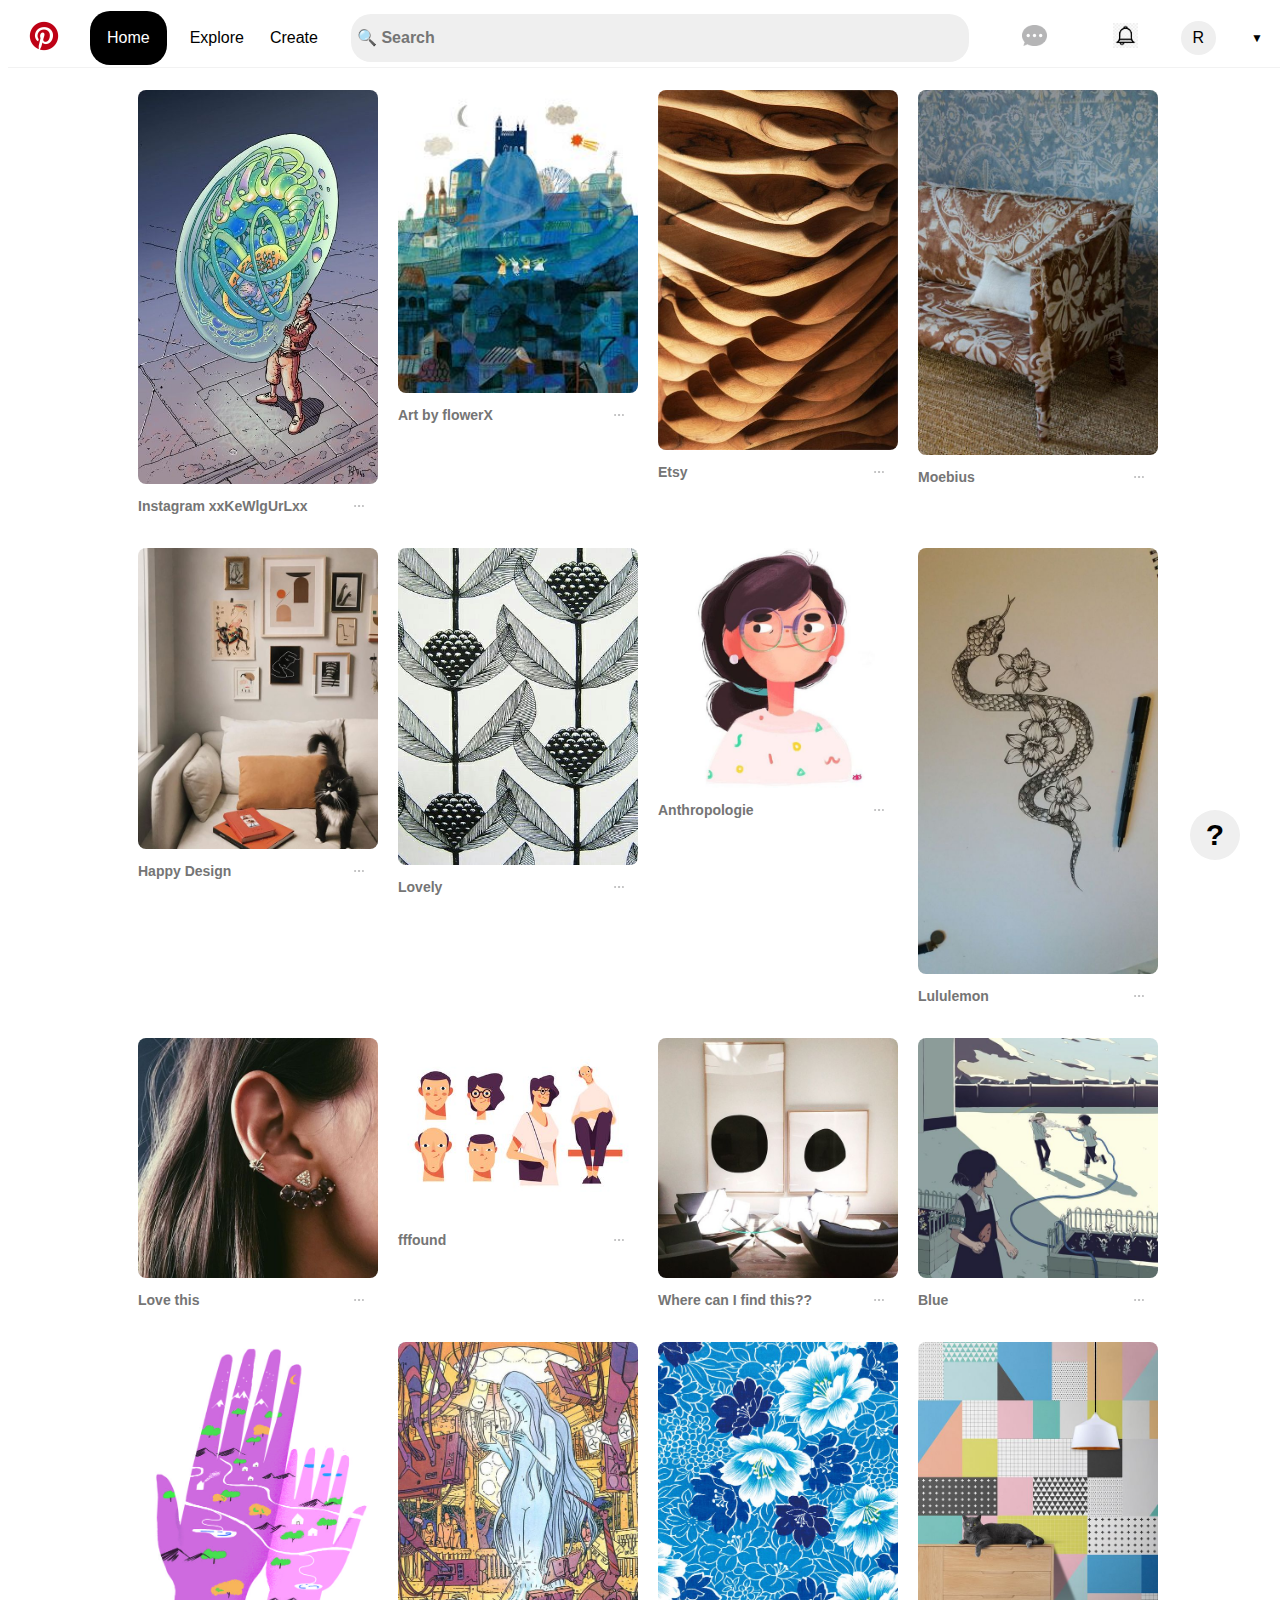
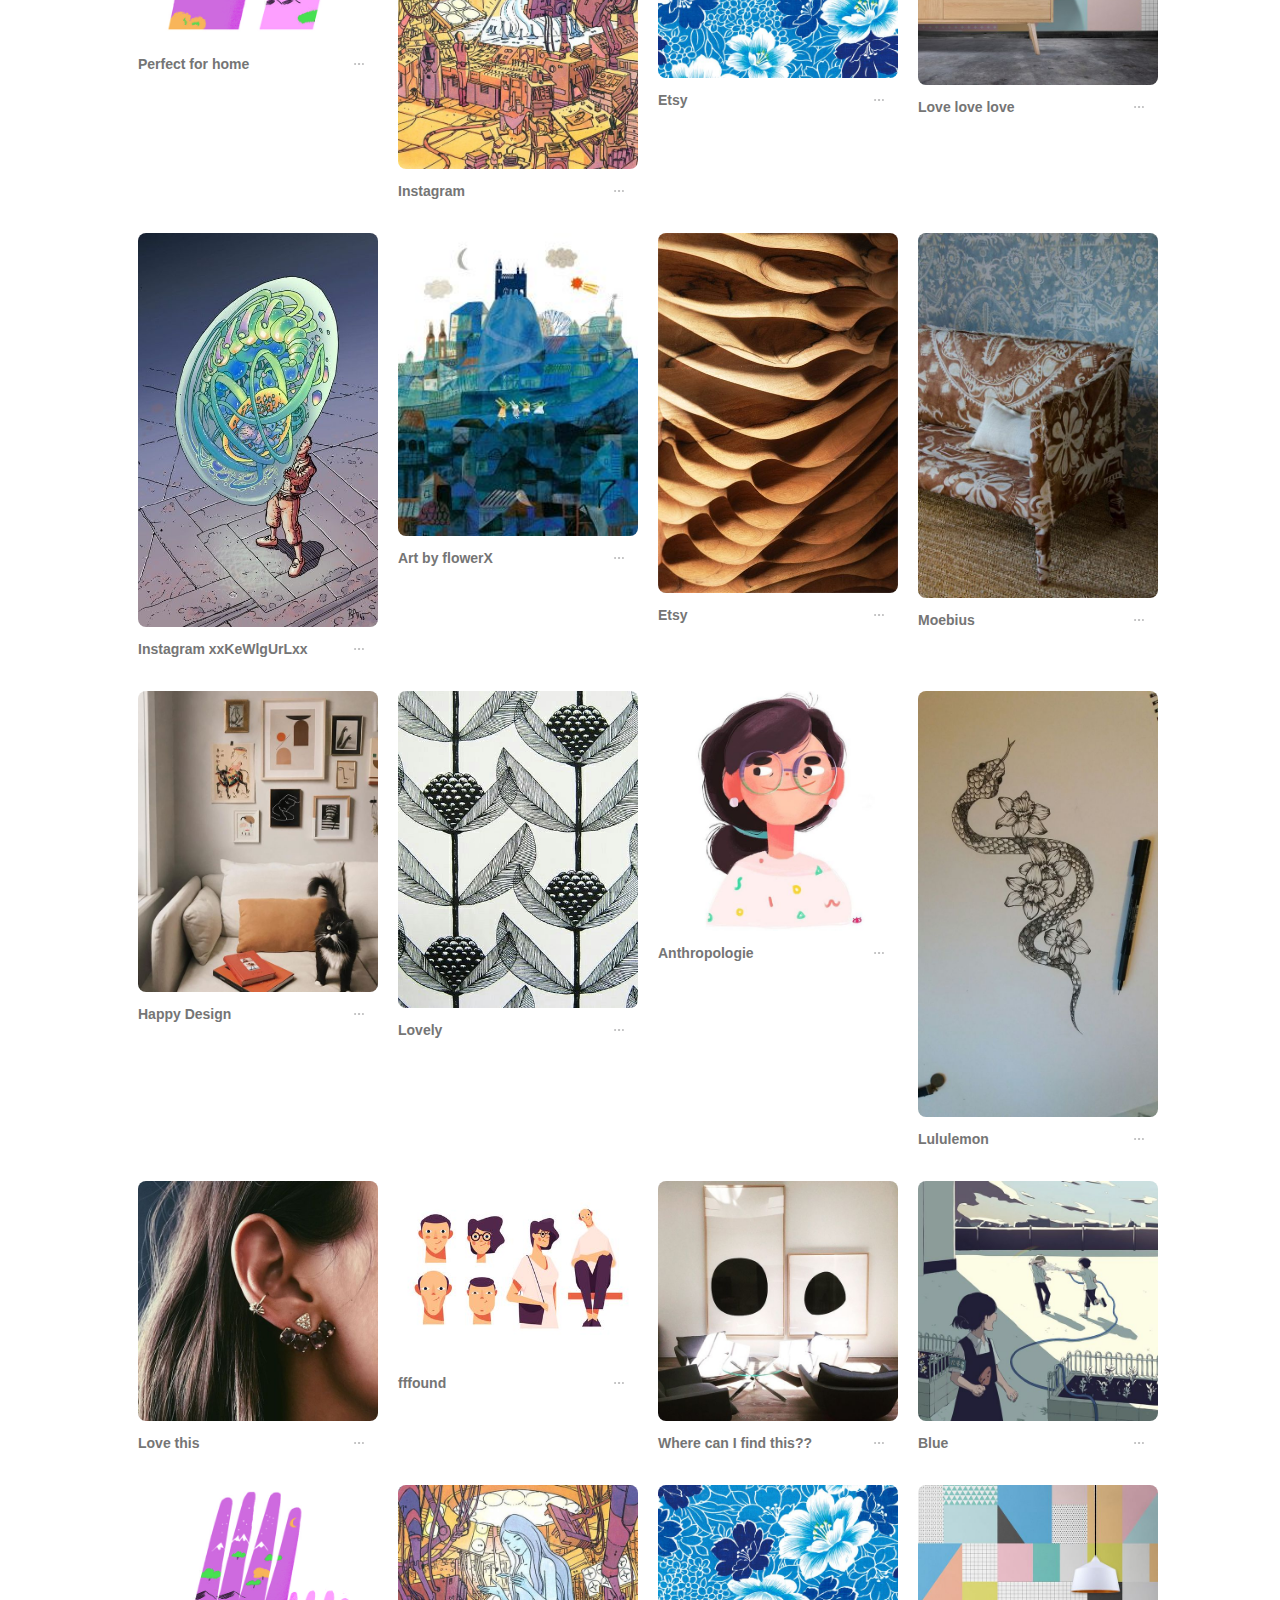
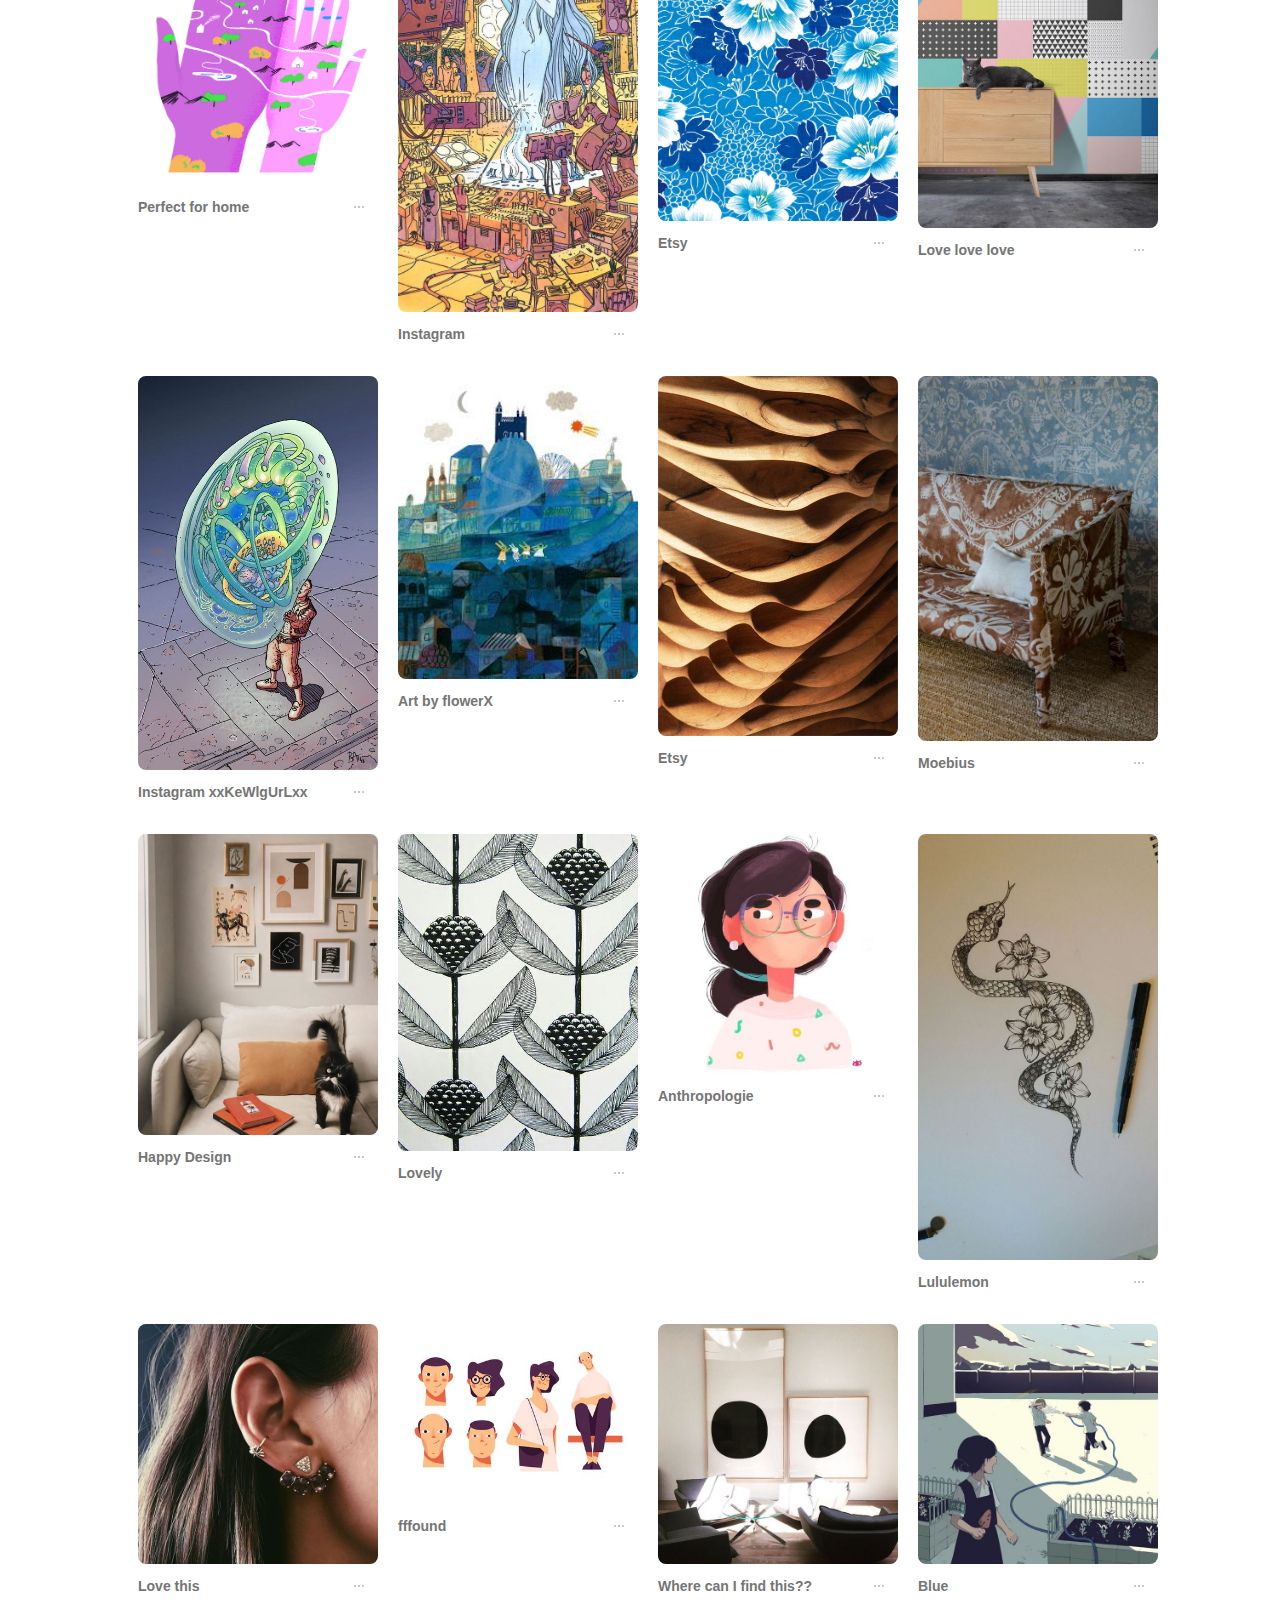
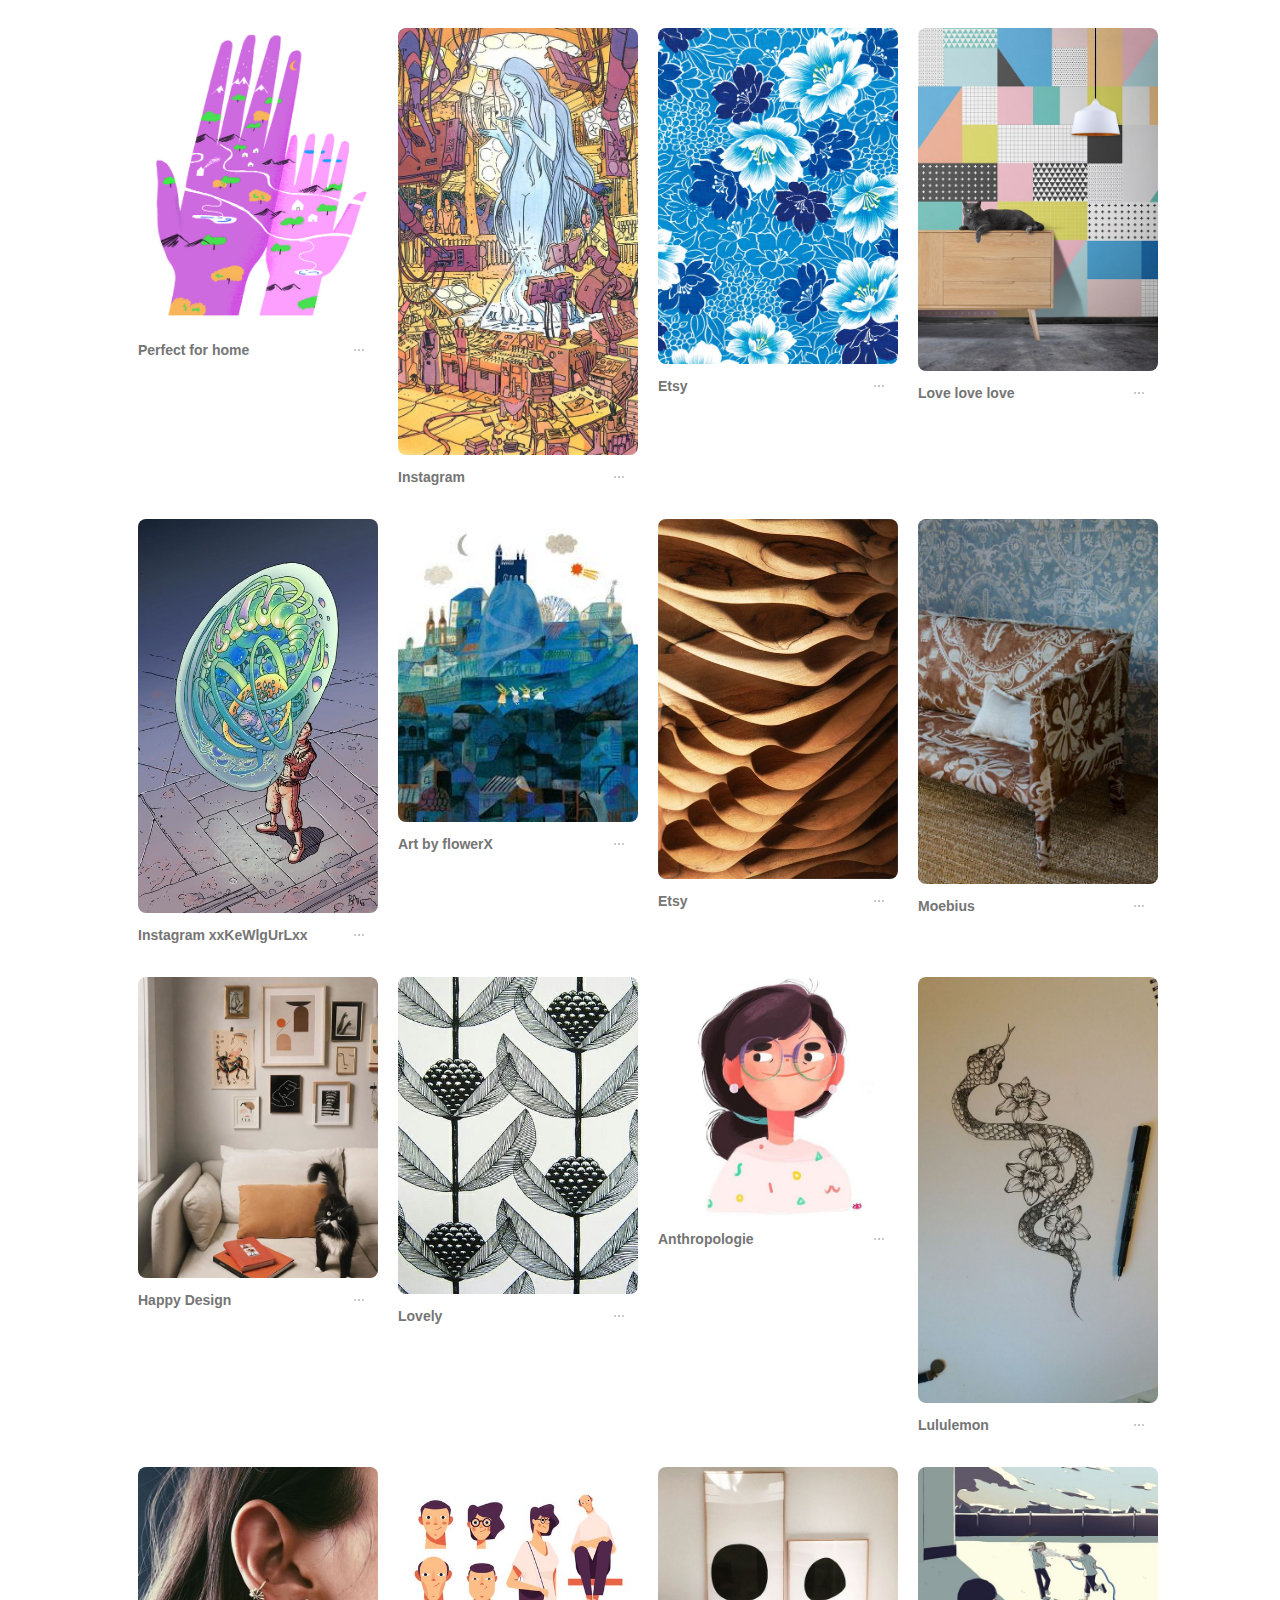
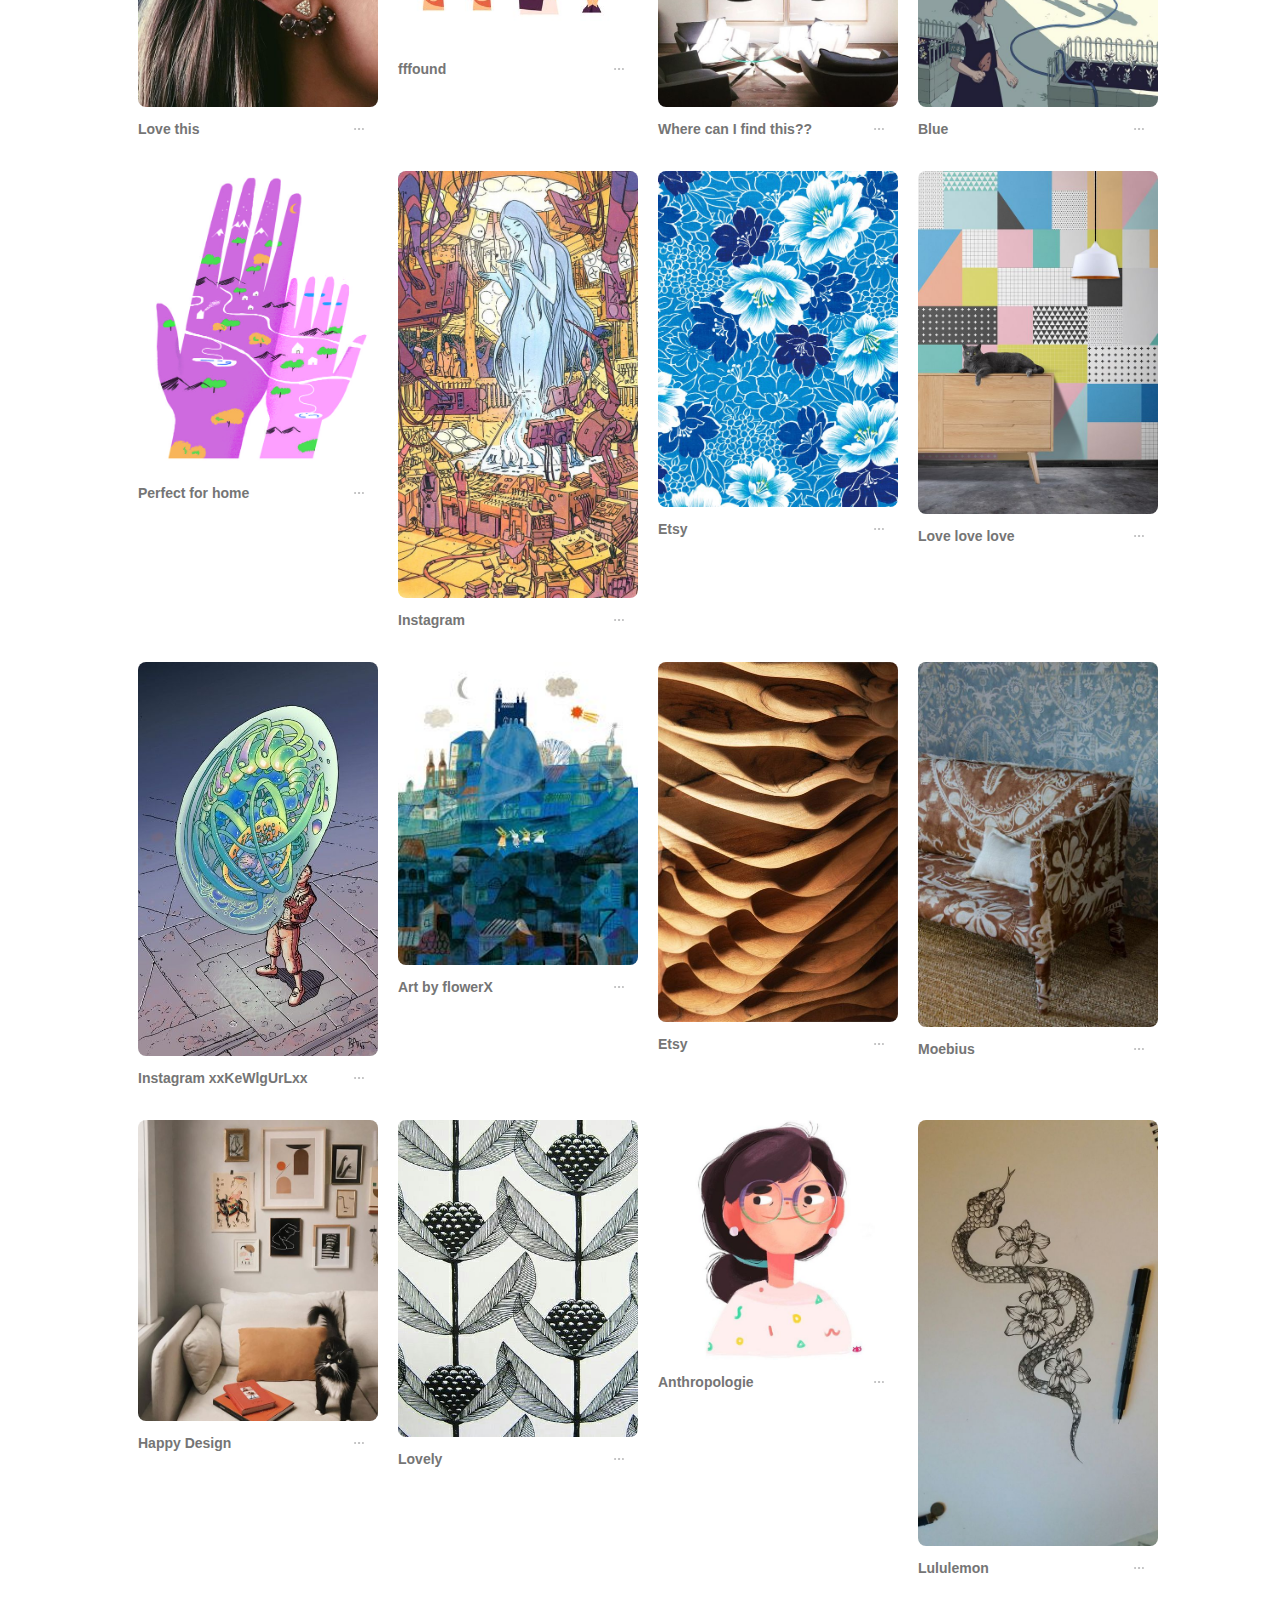
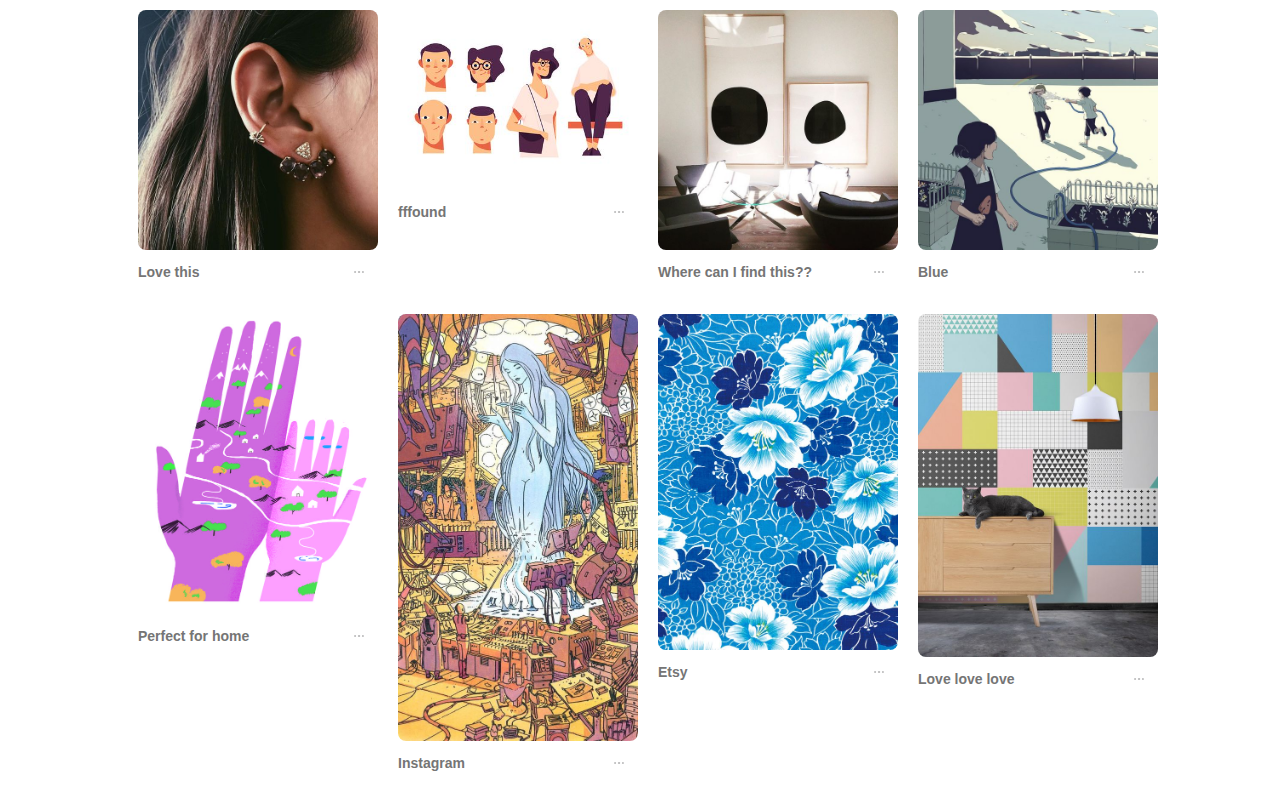
<file: index.html>
<!DOCTYPE html>

<head>
  <title>Pinterest</title>
  <link rel="stylesheet" href="css/styles.css">
  <script>
    document.addEventListener('DOMContentLoaded', function () {
      const dropdownToggle = document.querySelector('.dropdown-toggle');
      const dropdownMenu = document.querySelector('.dropdown-menu');

      const floatMenu = document.querySelector('.float-menu');
      const floatTogglePopup = document.querySelector('.float-icon');

      floatTogglePopup.addEventListener('click', function () {
        floatTogglePopup.classList.toggle('active');
        floatMenu.classList.toggle('show');
      });

      dropdownToggle.addEventListener('click', function () {
        dropdownToggle.classList.toggle('active');
        dropdownMenu.classList.toggle('show');
      });

      document.addEventListener('click', function (e) {
        if (!dropdownToggle.contains(e.target)) {
          dropdownToggle.classList.remove('active');
          dropdownMenu.classList.remove('show');
        }
        if (!floatTogglePopup.contains(e.target)) {
          floatTogglePopup.classList.remove('active');
          floatMenu.classList.remove('show');
        }
      });
    });
  </script>
</head>

<body>
  <!-- header -->
  <div class="header">
    <div class="logo">
      <img src="img/Pinterest-logo.png" alt="Pinterest logo">
    </div>
    <div class="icons">
      <a href="index.html" style="padding: 2px 17px; background-color: black; color: white; border-radius: 20px;">
        <p>Home</p>
      </a>
      <a href="#">
        <p>Explore</p>
      </a>
      <a href="create.html">
        <p>Create</p>
      </a>
    </div>
    <input type="text" placeholder="&#x1F50D; Search">
    <div class="icons">
      <a href="#"><img src="img/messages.png" alt="Messages"></a>
      <a href="#"><img src="img/bell.png" alt="Notifications"></a>
      <a href="#" style="border-radius: 50%; padding: 8px 12px; background-color: #efefef;">R</a>
      <div class="dropdown">
        <button class="dropdown-toggle">
          <span class="arrow">▼</span>
        </button>
        <div class="dropdown-menu">
          <div class="user-info">
            <p>Currently in</p>
            <div class="user-account">
              <span class="user-icon">A</span>
              <span class="user-details">
                <strong>Raathika</strong><br>
                <small>Personal<br>artistraathika@gmail.com</small>
              </span>
              <span class="checkmark">✔</span>
            </div>
          </div>
          <div class="menu-items">
            <a href="#">Add account</a>
            <a href="#">Convert to business</a>
          </div>
          <div class="menu-items">
            <a href="#">Settings</a>
            <a href="#">Home feed tuner</a>
            <a href="#">Install the Chrome app</a>
            <a href="#">Reports and Violations Centre</a>
            <a href="#">Your privacy rights</a>
          </div>
          <div class="menu-items">
            <a href="#">Help Centre</a>
            <a href="#">Terms of Service</a>
            <a href="#">Privacy Policy</a>
            <a href="#">Be a beta tester</a>
            <a href="#">Log out</a>
          </div>
        </div>
      </div>
    </div>
  </div>
  <div class="container">
    <div class="tile-container">
      <div class="tile">
        <img src="img/tile1.jpg" alt="tile picture">
        <div class="overlay">
          <img src="img/share.png" alt="share icon">
          <p>&#9906; Save</p>
        </div>
        <div class="tile-bottom">
          <p>Instagram xxKeWlgUrLxx</p>
          <img src="img/dots.png" alt="Extra Tile Menu">
        </div>
      </div>
      <div class="tile">
        <img src="img/tile2.jpg" alt="tile picture">
        <div class="overlay">
          <img src="img/share.png" alt="share icon">
          <p>&#9906; Save</p>
        </div>
        <div class="tile-bottom">
          <p>Art by flowerX</p>
          <img src="img/dots.png" alt="Extra Tile Menu">
        </div>
      </div>
      <div class="tile">
        <img src="img/tile3.jpg" alt="tile picture">
        <div class="overlay">
          <img src="img/share.png" alt="share icon">
          <p>&#9906; Save</p>
        </div>
        <div class="tile-bottom">
          <p>Etsy</p>
          <img src="img/dots.png" alt="Extra Tile Menu">
        </div>
      </div>
      <div class="tile">
        <img src="img/tile4.jpg" alt="tile picture">
        <div class="overlay">
          <img src="img/share.png" alt="share icon">
          <p>&#9906; Save</p>
        </div>
        <div class="tile-bottom">
          <p>Moebius</p>
          <img src="img/dots.png" alt="Extra Tile Menu">
        </div>
      </div>
      <div class="tile">
        <img src="img/tile5.jpg" alt="tile picture">
        <div class="overlay">
          <img src="img/share.png" alt="share icon">
          <p>&#9906; Save</p>
        </div>
        <div class="tile-bottom">
          <p>Happy Design</p>
          <img src="img/dots.png" alt="Extra Tile Menu">
        </div>
      </div>
      <div class="tile">
        <img src="img/tile6.jpg" alt="tile picture">
        <div class="overlay">
          <img src="img/share.png" alt="share icon">
          <p>&#9906; Save</p>
        </div>
        <div class="tile-bottom">
          <p>Lovely</p>
          <img src="img/dots.png" alt="Extra Tile Menu">
        </div>
      </div>
      <div class="tile">
        <img src="img/tile7.jpg" alt="tile picture">
        <div class="overlay">
          <img src="img/share.png" alt="share icon">
          <p>&#9906; Save</p>
        </div>
        <div class="tile-bottom">
          <p>Anthropologie</p>
          <img src="img/dots.png" alt="Extra Tile Menu">
        </div>
      </div>
      <div class="tile">
        <img src="img/tile8.jpg" alt="tile picture">
        <div class="overlay">
          <img src="img/share.png" alt="share icon">
          <p>&#9906; Save</p>
        </div>
        <div class="tile-bottom">
          <p>Lululemon</p>
          <img src="img/dots.png" alt="Extra Tile Menu">
        </div>
      </div>
      <div class="tile">
        <img src="img/tile9.jpg" alt="tile picture">
        <div class="overlay">
          <img src="img/share.png" alt="share icon">
          <p>&#9906; Save</p>
        </div>
        <div class="tile-bottom">
          <p>Love this</p>
          <img src="img/dots.png" alt="Extra Tile Menu">
        </div>
      </div>
      <div class="tile">
        <img src="img/tile10.jpg" alt="tile picture">
        <div class="overlay">
          <img src="img/share.png" alt="share icon">
          <p>&#9906; Save</p>
        </div>
        <div class="tile-bottom">
          <p>fffound</p>
          <img src="img/dots.png" alt="Extra Tile Menu">
        </div>
      </div>
      <div class="tile">
        <img src="img/tile11.jpg" alt="tile picture">
        <div class="overlay">
          <img src="img/share.png" alt="share icon">
          <p>&#9906; Save</p>
        </div>
        <div class="tile-bottom">
          <p>Where can I find this??</p>
          <img src="img/dots.png" alt="Extra Tile Menu">
        </div>
      </div>
      <div class="tile">
        <img src="img/tile12.jpg" alt="tile picture">
        <div class="overlay">
          <img src="img/share.png" alt="share icon">
          <p>&#9906; Save</p>
        </div>
        <div class="tile-bottom">
          <p>Blue</p>
          <img src="img/dots.png" alt="Extra Tile Menu">
        </div>
      </div>
      <div class="tile">
        <img src="img/tile13.jpg" alt="tile picture">
        <div class="overlay">
          <img src="img/share.png" alt="share icon">
          <p>&#9906; Save</p>
        </div>
        <div class="tile-bottom">
          <p>Perfect for home</p>
          <img src="img/dots.png" alt="Extra Tile Menu">
        </div>
      </div>
      <div class="tile">
        <img src="img/tile14.jpg" alt="tile picture">
        <div class="overlay">
          <img src="img/share.png" alt="share icon">
          <p>&#9906; Save</p>
        </div>
        <div class="tile-bottom">
          <p>Instagram</p>
          <img src="img/dots.png" alt="Extra Tile Menu">
        </div>
      </div>
      <div class="tile">
        <img src="img/tile15.jpg" alt="tile picture">
        <div class="overlay">
          <img src="img/share.png" alt="share icon">
          <p>&#9906; Save</p>
        </div>
        <div class="tile-bottom">
          <p>Etsy</p>
          <img src="img/dots.png" alt="Extra Tile Menu">
        </div>
      </div>
      <div class="tile">
        <img src="img/tile16.jpg" alt="tile picture">
        <div class="overlay">
          <img src="img/share.png" alt="share icon">
          <p>&#9906; Save</p>
        </div>
        <div class="tile-bottom">
          <p>Love love love</p>
          <img src="img/dots.png" alt="Extra Tile Menu">
        </div>
      </div>
      <div class="tile">
        <img src="img/tile1.jpg" alt="tile picture">
        <div class="overlay">
          <img src="img/share.png" alt="share icon">
          <p>&#9906; Save</p>
        </div>
        <div class="tile-bottom">
          <p>Instagram xxKeWlgUrLxx</p>
          <img src="img/dots.png" alt="Extra Tile Menu">
        </div>
      </div>
      <div class="tile">
        <img src="img/tile2.jpg" alt="tile picture">
        <div class="overlay">
          <img src="img/share.png" alt="share icon">
          <p>&#9906; Save</p>
        </div>
        <div class="tile-bottom">
          <p>Art by flowerX</p>
          <img src="img/dots.png" alt="Extra Tile Menu">
        </div>
      </div>
      <div class="tile">
        <img src="img/tile3.jpg" alt="tile picture">
        <div class="overlay">
          <img src="img/share.png" alt="share icon">
          <p>&#9906; Save</p>
        </div>
        <div class="tile-bottom">
          <p>Etsy</p>
          <img src="img/dots.png" alt="Extra Tile Menu">
        </div>
      </div>
      <div class="tile">
        <img src="img/tile4.jpg" alt="tile picture">
        <div class="overlay">
          <img src="img/share.png" alt="share icon">
          <p>&#9906; Save</p>
        </div>
        <div class="tile-bottom">
          <p>Moebius</p>
          <img src="img/dots.png" alt="Extra Tile Menu">
        </div>
      </div>
      <div class="tile">
        <img src="img/tile5.jpg" alt="tile picture">
        <div class="overlay">
          <img src="img/share.png" alt="share icon">
          <p>&#9906; Save</p>
        </div>
        <div class="tile-bottom">
          <p>Happy Design</p>
          <img src="img/dots.png" alt="Extra Tile Menu">
        </div>
      </div>
      <div class="tile">
        <img src="img/tile6.jpg" alt="tile picture">
        <div class="overlay">
          <img src="img/share.png" alt="share icon">
          <p>&#9906; Save</p>
        </div>
        <div class="tile-bottom">
          <p>Lovely</p>
          <img src="img/dots.png" alt="Extra Tile Menu">
        </div>
      </div>
      <div class="tile">
        <img src="img/tile7.jpg" alt="tile picture">
        <div class="overlay">
          <img src="img/share.png" alt="share icon">
          <p>&#9906; Save</p>
        </div>
        <div class="tile-bottom">
          <p>Anthropologie</p>
          <img src="img/dots.png" alt="Extra Tile Menu">
        </div>
      </div>
      <div class="tile">
        <img src="img/tile8.jpg" alt="tile picture">
        <div class="overlay">
          <img src="img/share.png" alt="share icon">
          <p>&#9906; Save</p>
        </div>
        <div class="tile-bottom">
          <p>Lululemon</p>
          <img src="img/dots.png" alt="Extra Tile Menu">
        </div>
      </div>
      <div class="tile">
        <img src="img/tile9.jpg" alt="tile picture">
        <div class="overlay">
          <img src="img/share.png" alt="share icon">
          <p>&#9906; Save</p>
        </div>
        <div class="tile-bottom">
          <p>Love this</p>
          <img src="img/dots.png" alt="Extra Tile Menu">
        </div>
      </div>
      <div class="tile">
        <img src="img/tile10.jpg" alt="tile picture">
        <div class="overlay">
          <img src="img/share.png" alt="share icon">
          <p>&#9906; Save</p>
        </div>
        <div class="tile-bottom">
          <p>fffound</p>
          <img src="img/dots.png" alt="Extra Tile Menu">
        </div>
      </div>
      <div class="tile">
        <img src="img/tile11.jpg" alt="tile picture">
        <div class="overlay">
          <img src="img/share.png" alt="share icon">
          <p>&#9906; Save</p>
        </div>
        <div class="tile-bottom">
          <p>Where can I find this??</p>
          <img src="img/dots.png" alt="Extra Tile Menu">
        </div>
      </div>
      <div class="tile">
        <img src="img/tile12.jpg" alt="tile picture">
        <div class="overlay">
          <img src="img/share.png" alt="share icon">
          <p>&#9906; Save</p>
        </div>
        <div class="tile-bottom">
          <p>Blue</p>
          <img src="img/dots.png" alt="Extra Tile Menu">
        </div>
      </div>
      <div class="tile">
        <img src="img/tile13.jpg" alt="tile picture">
        <div class="overlay">
          <img src="img/share.png" alt="share icon">
          <p>&#9906; Save</p>
        </div>
        <div class="tile-bottom">
          <p>Perfect for home</p>
          <img src="img/dots.png" alt="Extra Tile Menu">
        </div>
      </div>
      <div class="tile">
        <img src="img/tile14.jpg" alt="tile picture">
        <div class="overlay">
          <img src="img/share.png" alt="share icon">
          <p>&#9906; Save</p>
        </div>
        <div class="tile-bottom">
          <p>Instagram</p>
          <img src="img/dots.png" alt="Extra Tile Menu">
        </div>
      </div>
      <div class="tile">
        <img src="img/tile15.jpg" alt="tile picture">
        <div class="overlay">
          <img src="img/share.png" alt="share icon">
          <p>&#9906; Save</p>
        </div>
        <div class="tile-bottom">
          <p>Etsy</p>
          <img src="img/dots.png" alt="Extra Tile Menu">
        </div>
      </div>
      <div class="tile">
        <img src="img/tile16.jpg" alt="tile picture">
        <div class="overlay">
          <img src="img/share.png" alt="share icon">
          <p>&#9906; Save</p>
        </div>
        <div class="tile-bottom">
          <p>Love love love</p>
          <img src="img/dots.png" alt="Extra Tile Menu">
        </div>
      </div>
      <div class="tile">
        <img src="img/tile1.jpg" alt="tile picture">
        <div class="overlay">
          <img src="img/share.png" alt="share icon">
          <p>&#9906; Save</p>
        </div>
        <div class="tile-bottom">
          <p>Instagram xxKeWlgUrLxx</p>
          <img src="img/dots.png" alt="Extra Tile Menu">
        </div>
      </div>
      <div class="tile">
        <img src="img/tile2.jpg" alt="tile picture">
        <div class="overlay">
          <img src="img/share.png" alt="share icon">
          <p>&#9906; Save</p>
        </div>
        <div class="tile-bottom">
          <p>Art by flowerX</p>
          <img src="img/dots.png" alt="Extra Tile Menu">
        </div>
      </div>
      <div class="tile">
        <img src="img/tile3.jpg" alt="tile picture">
        <div class="overlay">
          <img src="img/share.png" alt="share icon">
          <p>&#9906; Save</p>
        </div>
        <div class="tile-bottom">
          <p>Etsy</p>
          <img src="img/dots.png" alt="Extra Tile Menu">
        </div>
      </div>
      <div class="tile">
        <img src="img/tile4.jpg" alt="tile picture">
        <div class="overlay">
          <img src="img/share.png" alt="share icon">
          <p>&#9906; Save</p>
        </div>
        <div class="tile-bottom">
          <p>Moebius</p>
          <img src="img/dots.png" alt="Extra Tile Menu">
        </div>
      </div>
      <div class="tile">
        <img src="img/tile5.jpg" alt="tile picture">
        <div class="overlay">
          <img src="img/share.png" alt="share icon">
          <p>&#9906; Save</p>
        </div>
        <div class="tile-bottom">
          <p>Happy Design</p>
          <img src="img/dots.png" alt="Extra Tile Menu">
        </div>
      </div>
      <div class="tile">
        <img src="img/tile6.jpg" alt="tile picture">
        <div class="overlay">
          <img src="img/share.png" alt="share icon">
          <p>&#9906; Save</p>
        </div>
        <div class="tile-bottom">
          <p>Lovely</p>
          <img src="img/dots.png" alt="Extra Tile Menu">
        </div>
      </div>
      <div class="tile">
        <img src="img/tile7.jpg" alt="tile picture">
        <div class="overlay">
          <img src="img/share.png" alt="share icon">
          <p>&#9906; Save</p>
        </div>
        <div class="tile-bottom">
          <p>Anthropologie</p>
          <img src="img/dots.png" alt="Extra Tile Menu">
        </div>
      </div>
      <div class="tile">
        <img src="img/tile8.jpg" alt="tile picture">
        <div class="overlay">
          <img src="img/share.png" alt="share icon">
          <p>&#9906; Save</p>
        </div>
        <div class="tile-bottom">
          <p>Lululemon</p>
          <img src="img/dots.png" alt="Extra Tile Menu">
        </div>
      </div>
      <div class="tile">
        <img src="img/tile9.jpg" alt="tile picture">
        <div class="overlay">
          <img src="img/share.png" alt="share icon">
          <p>&#9906; Save</p>
        </div>
        <div class="tile-bottom">
          <p>Love this</p>
          <img src="img/dots.png" alt="Extra Tile Menu">
        </div>
      </div>
      <div class="tile">
        <img src="img/tile10.jpg" alt="tile picture">
        <div class="overlay">
          <img src="img/share.png" alt="share icon">
          <p>&#9906; Save</p>
        </div>
        <div class="tile-bottom">
          <p>fffound</p>
          <img src="img/dots.png" alt="Extra Tile Menu">
        </div>
      </div>
      <div class="tile">
        <img src="img/tile11.jpg" alt="tile picture">
        <div class="overlay">
          <img src="img/share.png" alt="share icon">
          <p>&#9906; Save</p>
        </div>
        <div class="tile-bottom">
          <p>Where can I find this??</p>
          <img src="img/dots.png" alt="Extra Tile Menu">
        </div>
      </div>
      <div class="tile">
        <img src="img/tile12.jpg" alt="tile picture">
        <div class="overlay">
          <img src="img/share.png" alt="share icon">
          <p>&#9906; Save</p>
        </div>
        <div class="tile-bottom">
          <p>Blue</p>
          <img src="img/dots.png" alt="Extra Tile Menu">
        </div>
      </div>
      <div class="tile">
        <img src="img/tile13.jpg" alt="tile picture">
        <div class="overlay">
          <img src="img/share.png" alt="share icon">
          <p>&#9906; Save</p>
        </div>
        <div class="tile-bottom">
          <p>Perfect for home</p>
          <img src="img/dots.png" alt="Extra Tile Menu">
        </div>
      </div>
      <div class="tile">
        <img src="img/tile14.jpg" alt="tile picture">
        <div class="overlay">
          <img src="img/share.png" alt="share icon">
          <p>&#9906; Save</p>
        </div>
        <div class="tile-bottom">
          <p>Instagram</p>
          <img src="img/dots.png" alt="Extra Tile Menu">
        </div>
      </div>
      <div class="tile">
        <img src="img/tile15.jpg" alt="tile picture">
        <div class="overlay">
          <img src="img/share.png" alt="share icon">
          <p>&#9906; Save</p>
        </div>
        <div class="tile-bottom">
          <p>Etsy</p>
          <img src="img/dots.png" alt="Extra Tile Menu">
        </div>
      </div>
      <div class="tile">
        <img src="img/tile16.jpg" alt="tile picture">
        <div class="overlay">
          <img src="img/share.png" alt="share icon">
          <p>&#9906; Save</p>
        </div>
        <div class="tile-bottom">
          <p>Love love love</p>
          <img src="img/dots.png" alt="Extra Tile Menu">
        </div>
      </div>
      <div class="tile">
        <img src="img/tile1.jpg" alt="tile picture">
        <div class="overlay">
          <img src="img/share.png" alt="share icon">
          <p>&#9906; Save</p>
        </div>
        <div class="tile-bottom">
          <p>Instagram xxKeWlgUrLxx</p>
          <img src="img/dots.png" alt="Extra Tile Menu">
        </div>
      </div>
      <div class="tile">
        <img src="img/tile2.jpg" alt="tile picture">
        <div class="overlay">
          <img src="img/share.png" alt="share icon">
          <p>&#9906; Save</p>
        </div>
        <div class="tile-bottom">
          <p>Art by flowerX</p>
          <img src="img/dots.png" alt="Extra Tile Menu">
        </div>
      </div>
      <div class="tile">
        <img src="img/tile3.jpg" alt="tile picture">
        <div class="overlay">
          <img src="img/share.png" alt="share icon">
          <p>&#9906; Save</p>
        </div>
        <div class="tile-bottom">
          <p>Etsy</p>
          <img src="img/dots.png" alt="Extra Tile Menu">
        </div>
      </div>
      <div class="tile">
        <img src="img/tile4.jpg" alt="tile picture">
        <div class="overlay">
          <img src="img/share.png" alt="share icon">
          <p>&#9906; Save</p>
        </div>
        <div class="tile-bottom">
          <p>Moebius</p>
          <img src="img/dots.png" alt="Extra Tile Menu">
        </div>
      </div>
      <div class="tile">
        <img src="img/tile5.jpg" alt="tile picture">
        <div class="overlay">
          <img src="img/share.png" alt="share icon">
          <p>&#9906; Save</p>
        </div>
        <div class="tile-bottom">
          <p>Happy Design</p>
          <img src="img/dots.png" alt="Extra Tile Menu">
        </div>
      </div>
      <div class="tile">
        <img src="img/tile6.jpg" alt="tile picture">
        <div class="overlay">
          <img src="img/share.png" alt="share icon">
          <p>&#9906; Save</p>
        </div>
        <div class="tile-bottom">
          <p>Lovely</p>
          <img src="img/dots.png" alt="Extra Tile Menu">
        </div>
      </div>
      <div class="tile">
        <img src="img/tile7.jpg" alt="tile picture">
        <div class="overlay">
          <img src="img/share.png" alt="share icon">
          <p>&#9906; Save</p>
        </div>
        <div class="tile-bottom">
          <p>Anthropologie</p>
          <img src="img/dots.png" alt="Extra Tile Menu">
        </div>
      </div>
      <div class="tile">
        <img src="img/tile8.jpg" alt="tile picture">
        <div class="overlay">
          <img src="img/share.png" alt="share icon">
          <p>&#9906; Save</p>
        </div>
        <div class="tile-bottom">
          <p>Lululemon</p>
          <img src="img/dots.png" alt="Extra Tile Menu">
        </div>
      </div>
      <div class="tile">
        <img src="img/tile9.jpg" alt="tile picture">
        <div class="overlay">
          <img src="img/share.png" alt="share icon">
          <p>&#9906; Save</p>
        </div>
        <div class="tile-bottom">
          <p>Love this</p>
          <img src="img/dots.png" alt="Extra Tile Menu">
        </div>
      </div>
      <div class="tile">
        <img src="img/tile10.jpg" alt="tile picture">
        <div class="overlay">
          <img src="img/share.png" alt="share icon">
          <p>&#9906; Save</p>
        </div>
        <div class="tile-bottom">
          <p>fffound</p>
          <img src="img/dots.png" alt="Extra Tile Menu">
        </div>
      </div>
      <div class="tile">
        <img src="img/tile11.jpg" alt="tile picture">
        <div class="overlay">
          <img src="img/share.png" alt="share icon">
          <p>&#9906; Save</p>
        </div>
        <div class="tile-bottom">
          <p>Where can I find this??</p>
          <img src="img/dots.png" alt="Extra Tile Menu">
        </div>
      </div>
      <div class="tile">
        <img src="img/tile12.jpg" alt="tile picture">
        <div class="overlay">
          <img src="img/share.png" alt="share icon">
          <p>&#9906; Save</p>
        </div>
        <div class="tile-bottom">
          <p>Blue</p>
          <img src="img/dots.png" alt="Extra Tile Menu">
        </div>
      </div>
      <div class="tile">
        <img src="img/tile13.jpg" alt="tile picture">
        <div class="overlay">
          <img src="img/share.png" alt="share icon">
          <p>&#9906; Save</p>
        </div>
        <div class="tile-bottom">
          <p>Perfect for home</p>
          <img src="img/dots.png" alt="Extra Tile Menu">
        </div>
      </div>
      <div class="tile">
        <img src="img/tile14.jpg" alt="tile picture">
        <div class="overlay">
          <img src="img/share.png" alt="share icon">
          <p>&#9906; Save</p>
        </div>
        <div class="tile-bottom">
          <p>Instagram</p>
          <img src="img/dots.png" alt="Extra Tile Menu">
        </div>
      </div>
      <div class="tile">
        <img src="img/tile15.jpg" alt="tile picture">
        <div class="overlay">
          <img src="img/share.png" alt="share icon">
          <p>&#9906; Save</p>
        </div>
        <div class="tile-bottom">
          <p>Etsy</p>
          <img src="img/dots.png" alt="Extra Tile Menu">
        </div>
      </div>
      <div class="tile">
        <img src="img/tile16.jpg" alt="tile picture">
        <div class="overlay">
          <img src="img/share.png" alt="share icon">
          <p>&#9906; Save</p>
        </div>
        <div class="tile-bottom">
          <p>Love love love</p>
          <img src="img/dots.png" alt="Extra Tile Menu">
        </div>
      </div>
      <div class="tile">
        <img src="img/tile1.jpg" alt="tile picture">
        <div class="overlay">
          <img src="img/share.png" alt="share icon">
          <p>&#9906; Save</p>
        </div>
        <div class="tile-bottom">
          <p>Instagram xxKeWlgUrLxx</p>
          <img src="img/dots.png" alt="Extra Tile Menu">
        </div>
      </div>
      <div class="tile">
        <img src="img/tile2.jpg" alt="tile picture">
        <div class="overlay">
          <img src="img/share.png" alt="share icon">
          <p>&#9906; Save</p>
        </div>
        <div class="tile-bottom">
          <p>Art by flowerX</p>
          <img src="img/dots.png" alt="Extra Tile Menu">
        </div>
      </div>
      <div class="tile">
        <img src="img/tile3.jpg" alt="tile picture">
        <div class="overlay">
          <img src="img/share.png" alt="share icon">
          <p>&#9906; Save</p>
        </div>
        <div class="tile-bottom">
          <p>Etsy</p>
          <img src="img/dots.png" alt="Extra Tile Menu">
        </div>
      </div>
      <div class="tile">
        <img src="img/tile4.jpg" alt="tile picture">
        <div class="overlay">
          <img src="img/share.png" alt="share icon">
          <p>&#9906; Save</p>
        </div>
        <div class="tile-bottom">
          <p>Moebius</p>
          <img src="img/dots.png" alt="Extra Tile Menu">
        </div>
      </div>
      <div class="tile">
        <img src="img/tile5.jpg" alt="tile picture">
        <div class="overlay">
          <img src="img/share.png" alt="share icon">
          <p>&#9906; Save</p>
        </div>
        <div class="tile-bottom">
          <p>Happy Design</p>
          <img src="img/dots.png" alt="Extra Tile Menu">
        </div>
      </div>
      <div class="tile">
        <img src="img/tile6.jpg" alt="tile picture">
        <div class="overlay">
          <img src="img/share.png" alt="share icon">
          <p>&#9906; Save</p>
        </div>
        <div class="tile-bottom">
          <p>Lovely</p>
          <img src="img/dots.png" alt="Extra Tile Menu">
        </div>
      </div>
      <div class="tile">
        <img src="img/tile7.jpg" alt="tile picture">
        <div class="overlay">
          <img src="img/share.png" alt="share icon">
          <p>&#9906; Save</p>
        </div>
        <div class="tile-bottom">
          <p>Anthropologie</p>
          <img src="img/dots.png" alt="Extra Tile Menu">
        </div>
      </div>
      <div class="tile">
        <img src="img/tile8.jpg" alt="tile picture">
        <div class="overlay">
          <img src="img/share.png" alt="share icon">
          <p>&#9906; Save</p>
        </div>
        <div class="tile-bottom">
          <p>Lululemon</p>
          <img src="img/dots.png" alt="Extra Tile Menu">
        </div>
      </div>
      <div class="tile">
        <img src="img/tile9.jpg" alt="tile picture">
        <div class="overlay">
          <img src="img/share.png" alt="share icon">
          <p>&#9906; Save</p>
        </div>
        <div class="tile-bottom">
          <p>Love this</p>
          <img src="img/dots.png" alt="Extra Tile Menu">
        </div>
      </div>
      <div class="tile">
        <img src="img/tile10.jpg" alt="tile picture">
        <div class="overlay">
          <img src="img/share.png" alt="share icon">
          <p>&#9906; Save</p>
        </div>
        <div class="tile-bottom">
          <p>fffound</p>
          <img src="img/dots.png" alt="Extra Tile Menu">
        </div>
      </div>
      <div class="tile">
        <img src="img/tile11.jpg" alt="tile picture">
        <div class="overlay">
          <img src="img/share.png" alt="share icon">
          <p>&#9906; Save</p>
        </div>
        <div class="tile-bottom">
          <p>Where can I find this??</p>
          <img src="img/dots.png" alt="Extra Tile Menu">
        </div>
      </div>
      <div class="tile">
        <img src="img/tile12.jpg" alt="tile picture">
        <div class="overlay">
          <img src="img/share.png" alt="share icon">
          <p>&#9906; Save</p>
        </div>
        <div class="tile-bottom">
          <p>Blue</p>
          <img src="img/dots.png" alt="Extra Tile Menu">
        </div>
      </div>
      <div class="tile">
        <img src="img/tile13.jpg" alt="tile picture">
        <div class="overlay">
          <img src="img/share.png" alt="share icon">
          <p>&#9906; Save</p>
        </div>
        <div class="tile-bottom">
          <p>Perfect for home</p>
          <img src="img/dots.png" alt="Extra Tile Menu">
        </div>
      </div>
      <div class="tile">
        <img src="img/tile14.jpg" alt="tile picture">
        <div class="overlay">
          <img src="img/share.png" alt="share icon">
          <p>&#9906; Save</p>
        </div>
        <div class="tile-bottom">
          <p>Instagram</p>
          <img src="img/dots.png" alt="Extra Tile Menu">
        </div>
      </div>
      <div class="tile">
        <img src="img/tile15.jpg" alt="tile picture">
        <div class="overlay">
          <img src="img/share.png" alt="share icon">
          <p>&#9906; Save</p>
        </div>
        <div class="tile-bottom">
          <p>Etsy</p>
          <img src="img/dots.png" alt="Extra Tile Menu">
        </div>
      </div>
      <div class="tile">
        <img src="img/tile16.jpg" alt="tile picture">
        <div class="overlay">
          <img src="img/share.png" alt="share icon">
          <p>&#9906; Save</p>
        </div>
        <div class="tile-bottom">
          <p>Love love love</p>
          <img src="img/dots.png" alt="Extra Tile Menu">
        </div>
      </div>
    </div>
  </div>
  <div class="bottom-float">
    <div class="floats">
      <div class="float-icon">?</div>
      <div class="floats-menu">
        <div class="menu-items">
          <a href="#">Visit The Help</a>
          <a href="#">Create Widget</a>
          <a href="#">Buisiness Careers</a>
          <a href="#">Developers</a>
          <a href="#">Removals</a>
        </div>
      </div>
    </div>
  </div>
</body>

</html>
</file>
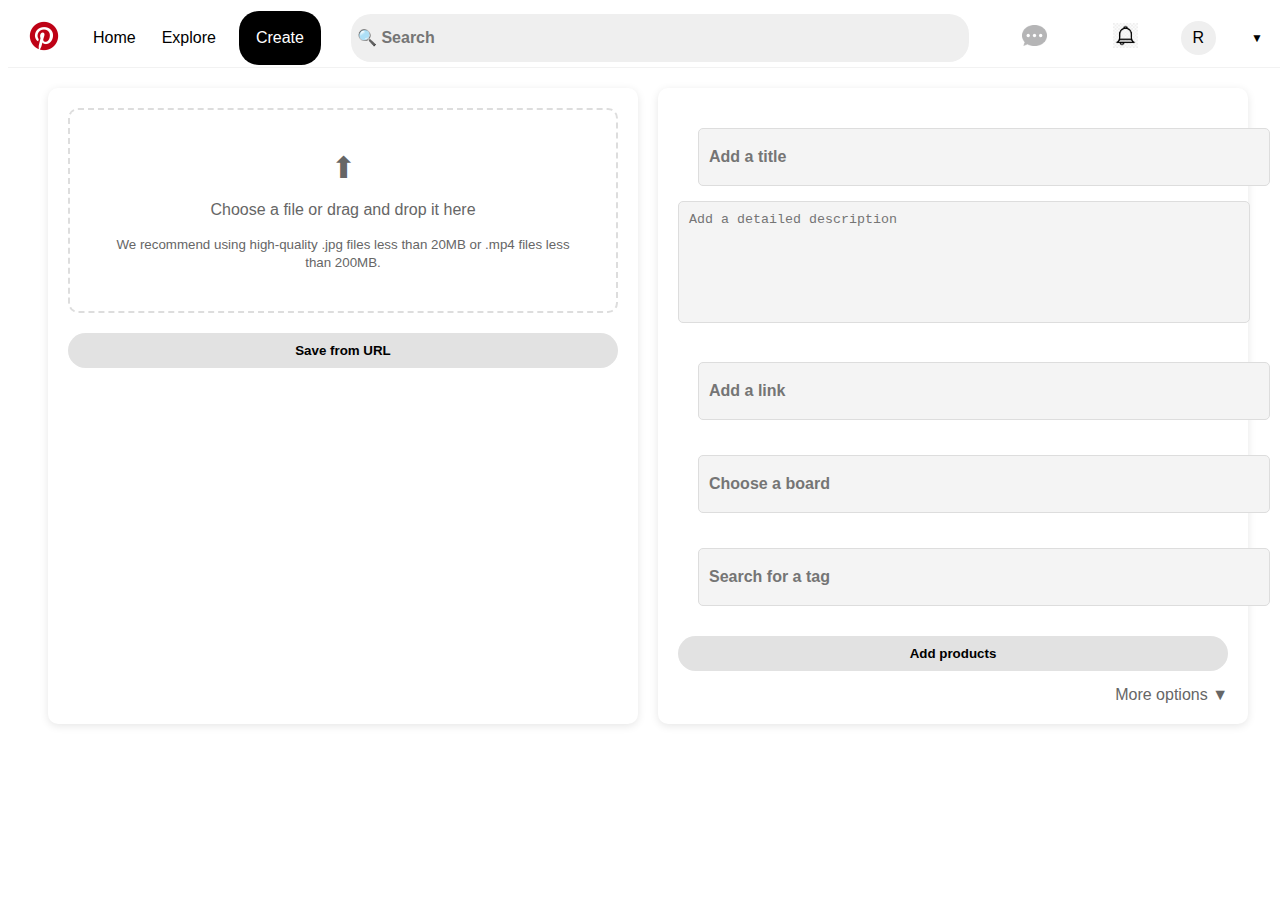
<file: create.html>
<!DOCTYPE html>

<head>
  <title>Pinterest</title>
  <link rel="stylesheet" href="css/styles.css">
  <script>
    document.addEventListener('DOMContentLoaded', function () {
      const dropdownToggle = document.querySelector('.dropdown-toggle');
      const dropdownMenu = document.querySelector('.dropdown-menu');

      const floatMenu = document.querySelector('.float-menu');
      const floatTogglePopup = document.querySelector('.float-icon');

      floatTogglePopup.addEventListener('click', function () {
        floatTogglePopup.classList.toggle('active');
        floatMenu.classList.toggle('show');
      });

      dropdownToggle.addEventListener('click', function () {
        dropdownToggle.classList.toggle('active');
        dropdownMenu.classList.toggle('show');
      });

      document.addEventListener('click', function (e) {
        if (!dropdownToggle.contains(e.target)) {
          dropdownToggle.classList.remove('active');
          dropdownMenu.classList.remove('show');
        }
        if (!floatTogglePopup.contains(e.target)) {
          floatTogglePopup.classList.remove('active');
          floatMenu.classList.remove('show');
        }
      });
    });
  </script>
</head>

<body>
  <!-- header -->
  <div class="header">
    <div class="logo">
      <img src="img/Pinterest-logo.png" alt="Pinterest logo">
    </div>
    <div class="icons">
      <a href="index.html">
        <p>Home</p>
      </a>
      <a href="#">
        <p>Explore</p>
      </a>
      <a href="create.html" style="padding: 2px 17px; background-color: black; color: white; border-radius: 20px;">
        <p>Create</p>
      </a>
    </div>
    <input type="text" placeholder="&#x1F50D; Search">
    <div class="icons">
      <a href="#"><img src="img/messages.png" alt="Messages"></a>
      <a href="#"><img src="img/bell.png" alt="Notifications"></a>
      <a href="#" style="border-radius: 50%; padding: 8px 12px; background-color: #efefef;">R</a>
      <div class="dropdown">
        <button class="dropdown-toggle">
          <span class="arrow">▼</span>
        </button>
        <div class="dropdown-menu">
          <div class="user-info">
            <p>Currently in</p>
            <div class="user-account">
              <span class="user-icon">A</span>
              <span class="user-details">
                <strong>Raathika</strong><br>
                <small>Personal<br>artistraathika@gmail.com</small>
              </span>
              <span class="checkmark">✔</span>
            </div>
          </div>
          <div class="menu-items">
            <a href="#">Add account</a>
            <a href="#">Convert to business</a>
          </div>
          <div class="menu-items">
            <a href="#">Settings</a>
            <a href="#">Home feed tuner</a>
            <a href="#">Install the Chrome app</a>
            <a href="#">Reports and Violations Centre</a>
            <a href="#">Your privacy rights</a>
          </div>
          <div class="menu-items">
            <a href="#">Help Centre</a>
            <a href="#">Terms of Service</a>
            <a href="#">Privacy Policy</a>
            <a href="#">Be a beta tester</a>
            <a href="#">Log out</a>
          </div>
        </div>
      </div>
    </div>
  </div>
  <main>
    <div class="create-pin-container">
      <div class="upload-section">
        <div class="upload-box">
          <input type="file" id="fileUpload" hidden>
          <label for="fileUpload">
            <div class="upload-content">
              <span class="upload-icon">⬆</span>
              <p>Choose a file or drag and drop it here</p>
              <small>We recommend using high-quality .jpg files less than 20MB or .mp4 files less than 200MB.</small>
            </div>
          </label>
        </div>
        <button class="save-url-button">Save from URL</button>
      </div>

      <div class="details-section">
        <input type="text" class="input-title" placeholder="Add a title">
        <textarea class="input-description" placeholder="Add a detailed description"></textarea>
        <input type="text" class="input-link" placeholder="Add a link">
        <input type="text" class="input-board" placeholder="Choose a board">
        <input type="text" class="input-tags" placeholder="Search for a tag">
        <button class="add-products-button">Add products</button>
        <div class="more-options">
          <span>More options ▼</span>
        </div>
      </div>
    </div>
  </main>
</body>

</html>
</file>
<file: css/styles.css>
body {
  display: grid;
  width: 100%;
  overflow-x: hidden;
  grid-template-rows: 60px auto;
  grid-template-columns: 100%;
  font-family: "Helvetica Neue", Helvetica, sans-serif;
}

.header {
  border-bottom: 1px solid #f2f2f2;
  display: flex;
  align-items: center;
  width: 100%;
}

.logo img {
  width: 32px;
  margin: 20px;
}

input {
  height: 36px;
  border-radius: 20px;
  background-color: #efefef;
  color: #757575;
  border: 1px solid transparent;
  font-size: 16px;
  font-weight: bold;
  flex-grow: 1;
  margin: 20px;
  padding: 5px;
}

.icons {
  display: flex;
  align-items: center;
}

.icons img {
  width: 25px;
  margin: 20px;
}

.icons a {
  text-decoration: none;
  color: black;
  font-weight: 500;
  margin: 10px;
  padding: 0px 3px;
}

.icons a:hover,
.logo:hover {
  background-color: #efefef;
  border-radius: 20px;
}

.container {
  display: flex;
  justify-content: center;
  margin-top: 12px;
}

.tile-container {
  display: flex;
  flex-wrap: wrap;
  width: 100%;
  height: 100%;
  overflow-y: scroll;
  justify-content: center;
}

.tile {
  width: 240px;
  display: flex;
  flex-direction: column;
  position: relative;
  padding: 10px;
  border-radius: 8px;
}

.tile:hover {
  background-color: #efefef;
}

.tile img {
  width: 240px;
  border-radius: 8px;
}

.tile .overlay {
  display: none;
  position: absolute;
  z-index: 1;
}

.tile:hover .overlay {
  display: flex;
  justify-content: space-between;
  align-items: center;
}

.tile .overlay img {
  width: 20px;
  background-color: #efefef;
  padding: 10px;
  border-radius: 20px;
  margin-left: 10px;
  margin-right: 116px;
}

.tile .overlay p {
  background-color: #bd081d;
  font-weight: bold;
  color: white;
  padding: 6px;
  border-radius: 5px;
}

.tile-bottom {
  display: flex;
  justify-content: space-between;
}

.tile-bottom img {
  width: 10px;
  margin-right: 14px;
  align-self: center;
}

.tile-bottom p {
  font-weight: 600;
  color: #757575;
  font-size: 14px;
}

.bottom-float {
  font-weight: bold;
  position: fixed;
  bottom: 40px;
  right: 40px;
}

.float-icon {
  text-align: center;
  width: 50px;
  height: 50px;
  font-size: 30px;
  font-weight: 700;
  background-color: #efefef;
  border-radius: 50%;
  cursor: pointer;
  display: flex;
  justify-content: center;
  align-items: center;
}

#privacy {
  width: 55px;
  font-size: 13px;
  border-radius: 6px;
  padding-top: 4px;
}

.floats {
  position: relative;
}

.floats-menu {
  display: none;
  position: absolute;
  bottom: 100%;
  right: 10px;
  background-color: white;
  border: 1px solid #ddd;
  border-radius: 8px;
  box-shadow: 0 4px 8px rgba(0, 0, 0, 0.1);
  width: 190px;
  z-index: 1000;
  padding: 10px;
  text-align: start;
}

@media screen and (max-width:595px) {
  .icons {
    flex-grow: 1;
    justify-content: space-around;
  }

  .search-icon {
    display: block;
    margin: 0px 20px;
  }

  input {
    display: none;
  }
}


/* dropdown menu */

.dropdown {
  position: relative;
}

.dropdown-toggle {
  background-color: white;
  border: none;
  padding: 15px 25px;
  border-radius: 8px;
  cursor: pointer;
  display: flex;
  align-items: center;
}

.username {
  background-color: #ddd;
  border-radius: 50%;
  padding: 10px;
  margin-right: 10px;
}

.arrow {
  margin-left: auto;
  font-size: 12px;
}

.dropdown-menu {
  display: none;
  position: absolute;
  top: 100%;
  right: 25px;
  background-color: white;
  border: 1px solid #ddd;
  border-radius: 8px;
  box-shadow: 0 4px 8px rgba(0, 0, 0, 0.1);
  width: 300px;
  z-index: 1000;
  padding: 10px;
  text-align: start;
}

.user-info p {
  margin: 0;
  font-size: 14px;
  color: #666;
}

.user-account {
  display: flex;
  align-items: center;
  padding: 10px;
  background-color: #f4f4f4;
  border-radius: 8px;
  margin-top: 10px;
}

.user-icon {
  background-color: #ddd;
  border-radius: 50%;
  padding: 10px;
  margin-right: 10px;
}

.user-details {
  flex-grow: 1;
}

.checkmark {
  color: #666;
}

.menu-items {
  margin-top: 10px;
}

.menu-items a {
  display: block;
  text-decoration: none;
  padding: 8px;
  color: #333;
  border-radius: 4px;
  transition: background-color 0.3s ease;
}

.menu-items a:hover {
  background-color: #f4f4f4;
}

/* Show the dropdown menu on button click */
.dropdown-toggle.active + .dropdown-menu {
  display: block;
}

/* Show the dropdown menu on button click */
.float-icon.active + .floats-menu {
  display: block;
}

/* create pin page */

.create-pin-container {
  display: flex;
  padding: 20px;
  max-width: 1200px;
  margin: 0 auto;
}

.upload-section {
  flex: 1;
  margin-right: 20px;
  background-color: white;
  border-radius: 10px;
  padding: 20px;
  box-shadow: 0 2px 8px rgba(0, 0, 0, 0.1);
}

.upload-box {
  border: 2px dashed #ddd;
  border-radius: 10px;
  text-align: center;
  padding: 40px;
}

.upload-content {
  color: #666;
}

.upload-icon {
  font-size: 30px;
  margin-bottom: 10px;
}

.save-url-button {
  margin-top: 20px;
  width: 100%;
  padding: 10px;
  background-color: #e2e2e2;
  border: none;
  border-radius: 20px;
  font-weight: bold;
  cursor: pointer;
}

.details-section {
  flex: 1;
  background-color: white;
  border-radius: 10px;
  padding: 20px;
  box-shadow: 0 2px 8px rgba(0, 0, 0, 0.1);
}

.input-title,
.input-description,
.input-link,
.input-board,
.input-tags {
  width: 100%;
  padding: 10px;
  margin-bottom: 15px;
  border-radius: 5px;
  border: 1px solid #ddd;
  background-color: #f4f4f4;
}

.input-description {
  height: 100px;
  resize: none;
}

.add-products-button {
  display: block;
  width: 100%;
  padding: 10px;
  margin-top: 15px;
  background-color: #e2e2e2;
  border: none;
  border-radius: 20px;
  font-weight: bold;
  cursor: pointer;
}

.more-options {
  margin-top: 15px;
  text-align: right;
  color: #666;
  cursor: pointer;
}
</file>
